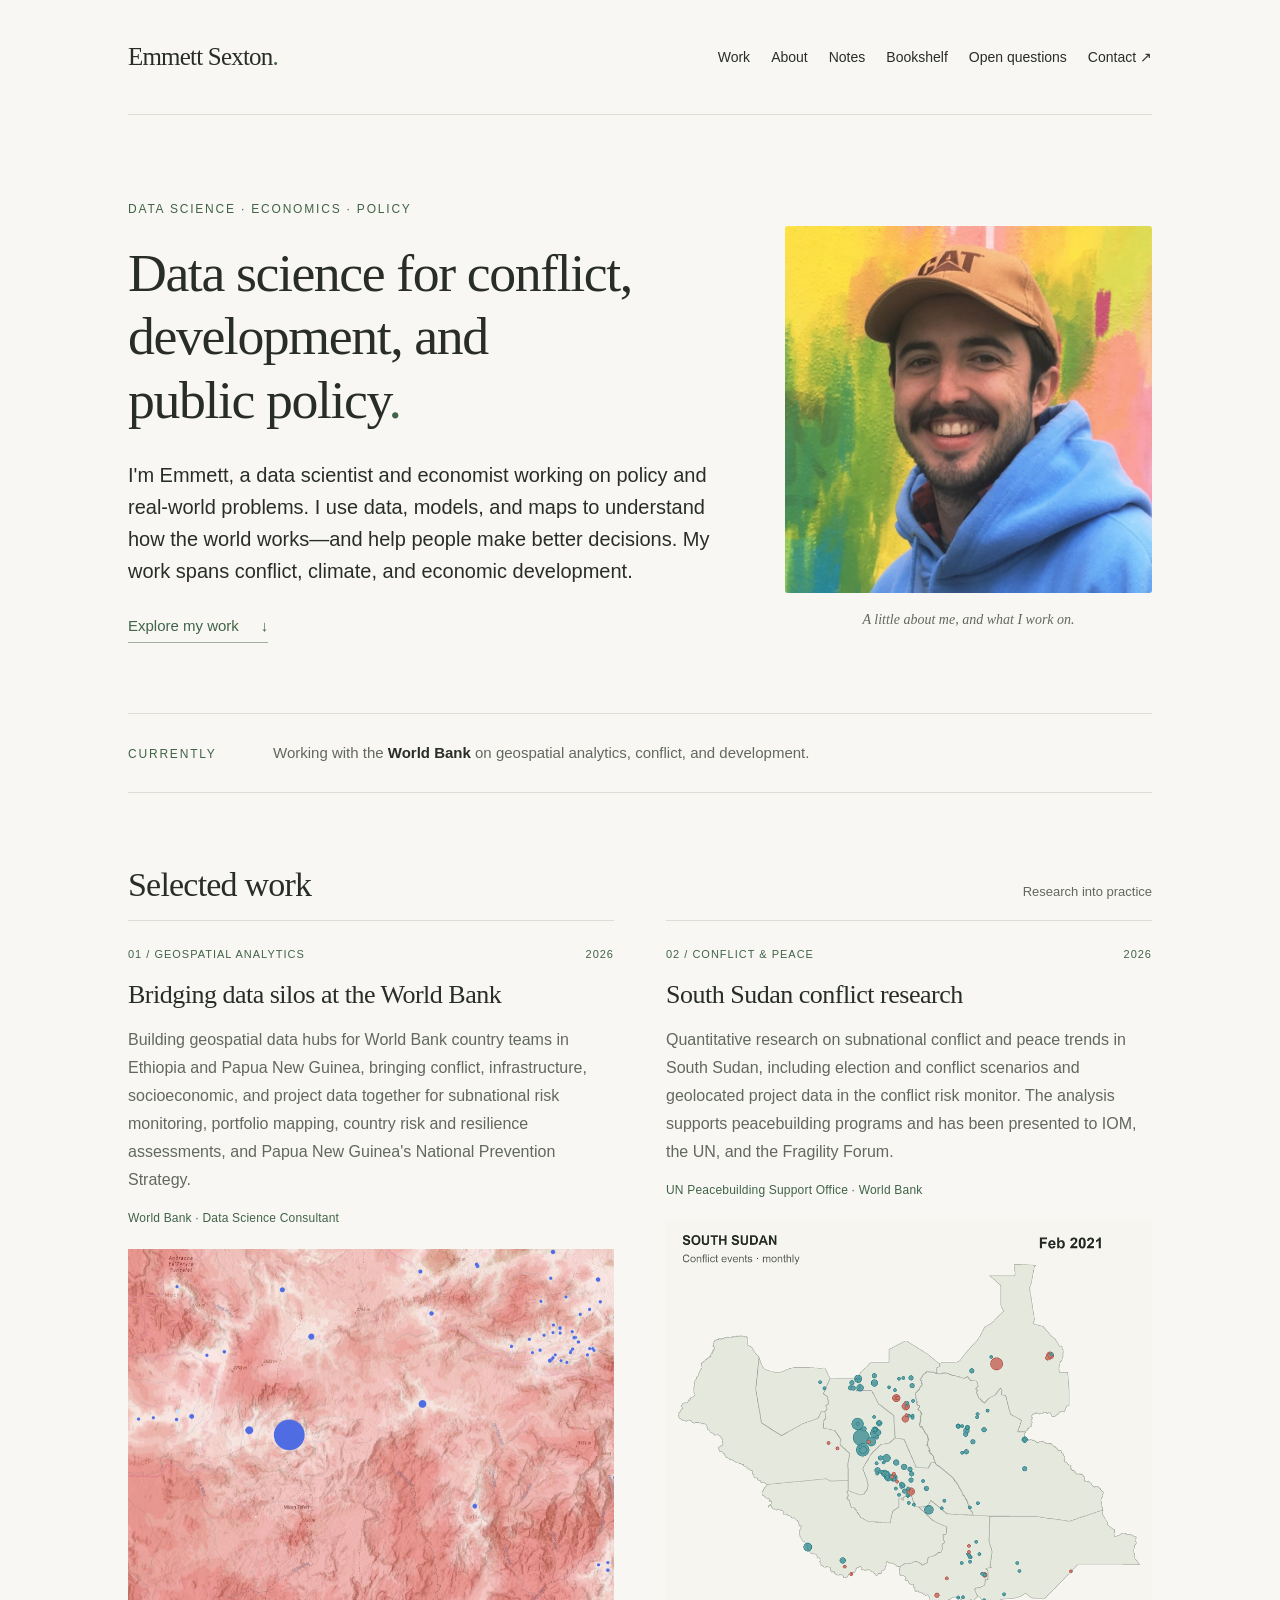
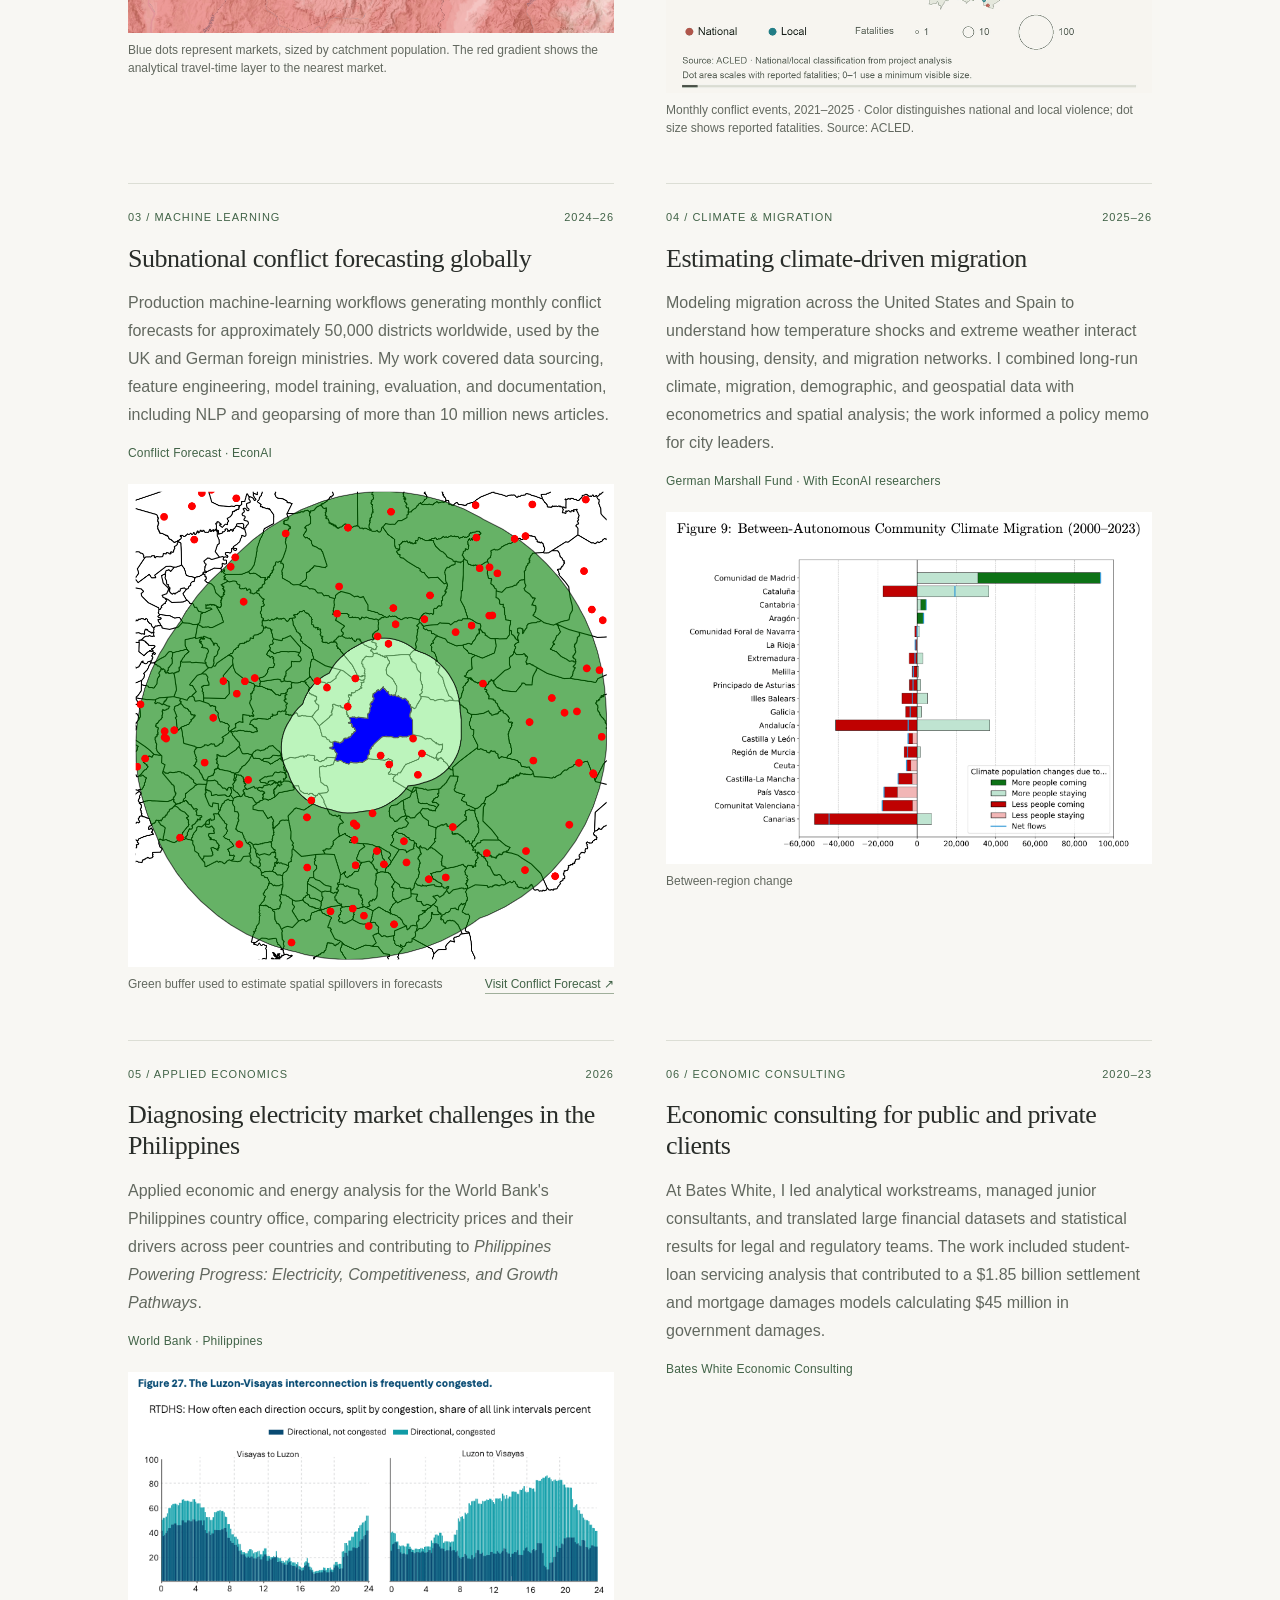
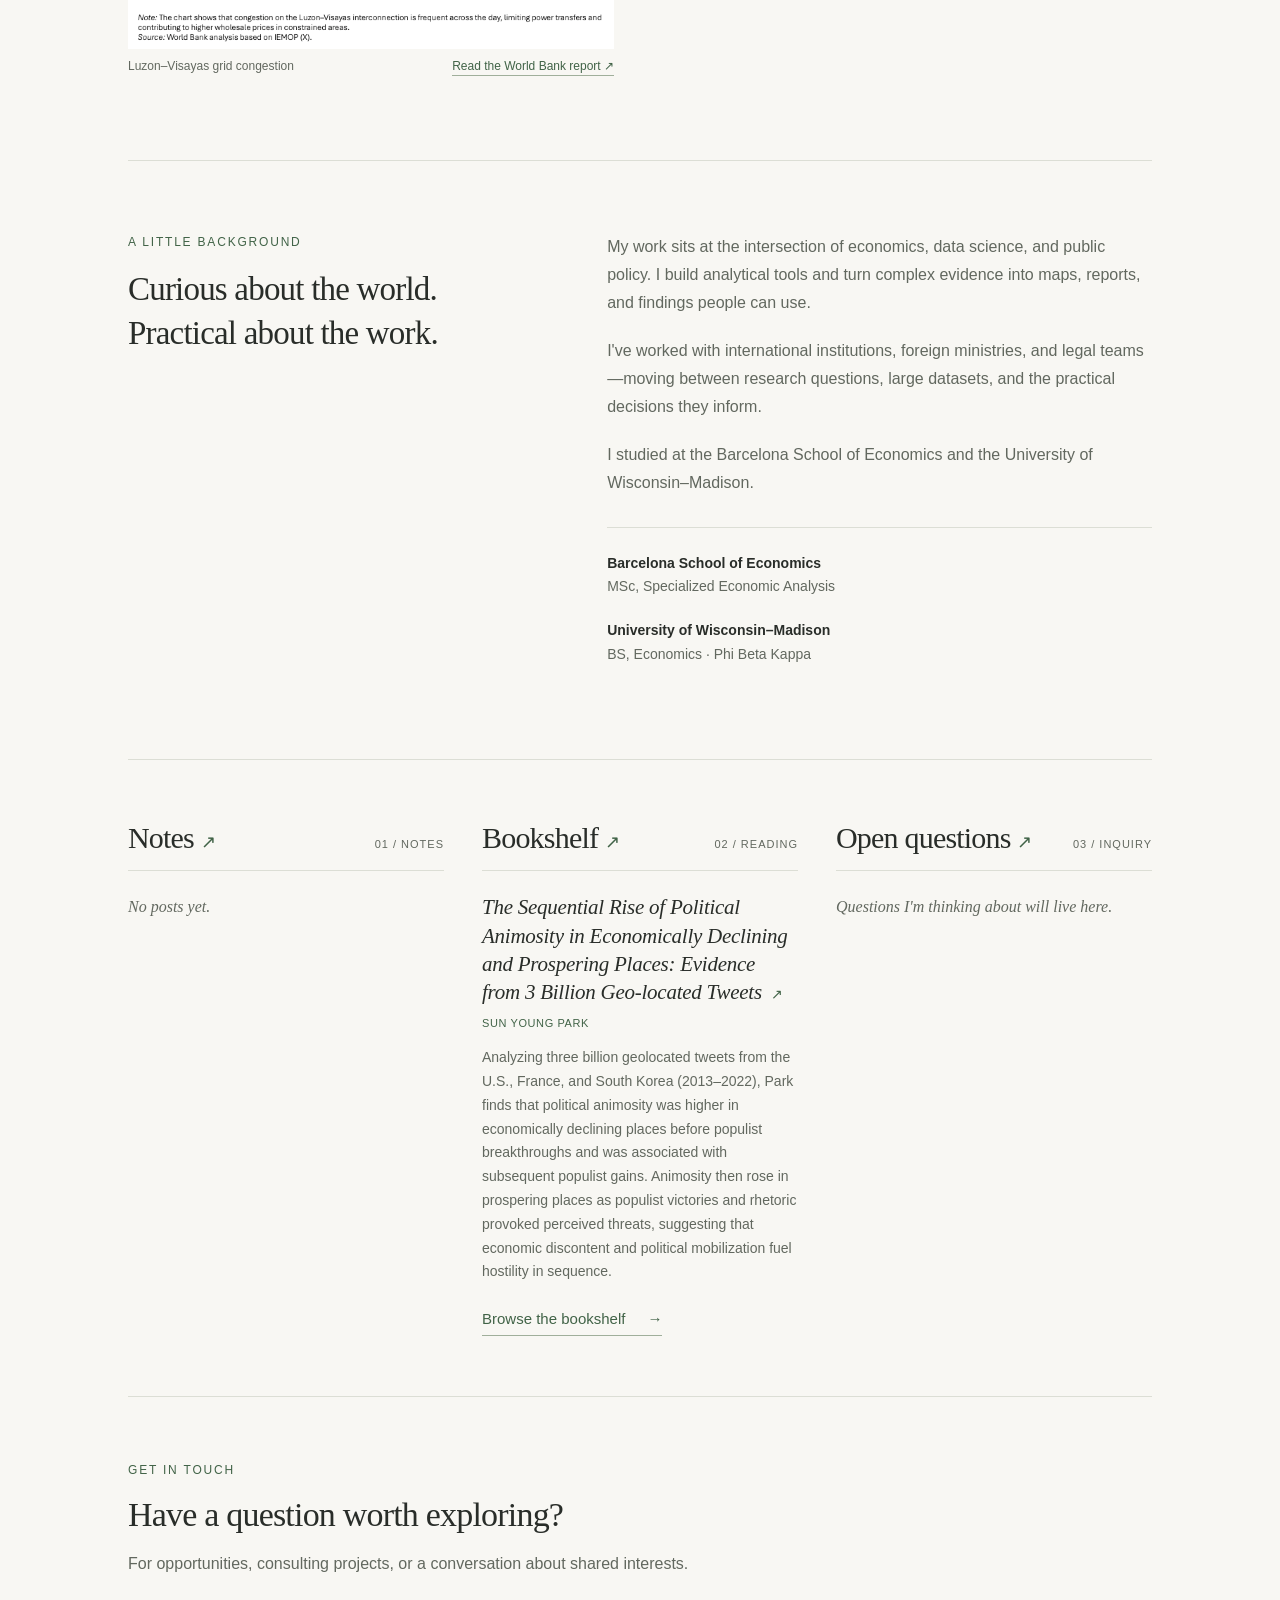
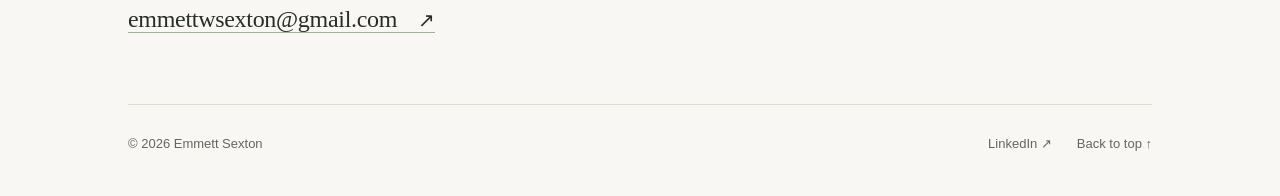
<file: index.html>
<!doctype html>
<html lang="en">
<head>
<meta charset="utf-8">
<meta name="viewport" content="width=device-width, initial-scale=1">
<meta name="description" content="Emmett Sexton is a data scientist and economist working on policy and real-world problems. Selected work in forecasting, geospatial analytics, and economic research.">
<meta name="theme-color" content="#f8f7f3">
<title>Emmett Sexton — Data scientist & economist</title>
<link rel="stylesheet" href="styles.css">
<link rel="stylesheet" href="work.css">
</head>
<body>
<a class="skip" href="#main">Skip to content</a>
<div class="page">
<header><a class="name" href="#">Emmett Sexton<span class="name-dot">.</span></a><nav aria-label="Main navigation"><a href="#work">Work</a><a href="#about">About</a><a href="notes.html">Notes</a><a href="bookshelf.html">Bookshelf</a><a href="questions.html">Open questions</a><a href="#contact">Contact <span aria-hidden="true">↗</span></a></nav></header>
<main id="main">
<section class="intro" aria-labelledby="intro-title">
<div class="intro-copy"><p class="eyebrow">DATA SCIENCE · ECONOMICS · POLICY</p><h1 id="intro-title">Data science for conflict,<br>development, and<br>public policy<span class="accent">.</span></h1><p class="lead">I'm Emmett, a data scientist and economist working on policy and real-world problems. I use data, models, and maps to understand how the world works—and help people make better decisions. My work spans conflict, climate, and economic development.</p><a class="text-link" href="#work">Explore my work <span aria-hidden="true">↓</span></a></div>
<figure class="portrait"><img src="assets/emmett-sexton.png" alt="Emmett smiling in a blue hoodie and tan cap in front of a colorful painted wall" width="800" height="800" fetchpriority="high"><figcaption>A little about me, and what I work on.</figcaption></figure>
</section>
<section class="currently" aria-label="Current work"><span class="eyebrow">CURRENTLY</span><p>Working with the <strong>World Bank</strong> on geospatial analytics, conflict, and development.</p></section>
<section id="work" class="section"><div class="section-heading"><h2>Selected work</h2><span class="aside">Research into practice</span></div>
<div class="projects">
<article class="project"><div class="project-meta"><span>01 / GEOSPATIAL ANALYTICS</span><span>2026</span></div><h3>Bridging data silos at the World Bank</h3><p>Building geospatial data hubs for World Bank country teams in Ethiopia and Papua New Guinea, bringing conflict, infrastructure, socioeconomic, and project data together for subnational risk monitoring, portfolio mapping, country risk and resilience assessments, and Papua New Guinea's National Prevention Strategy.</p><p class="project-credit">World Bank · Data Science Consultant</p><figure class="project-visual"><a class="image-link" href="assets/work/ethiopia-market-access.png" target="_blank" rel="noopener" aria-label="Open the Ethiopia market access map at full size"><img src="assets/work/ethiopia-market-access.png" alt="Ethiopia market access map with blue dots sized by market catchment population and a red gradient showing analytical travel time to the nearest market" width="895" height="708" loading="lazy"></a><figcaption>Blue dots represent markets, sized by catchment population. The red gradient shows the analytical travel-time layer to the nearest market.</figcaption></figure></article>
<article class="project"><div class="project-meta"><span>02 / CONFLICT & PEACE</span><span>2026</span></div><h3>South Sudan conflict research</h3><p>Quantitative research on subnational conflict and peace trends in South Sudan, including election and conflict scenarios and geolocated project data in the conflict risk monitor. The analysis supports peacebuilding programs and has been presented to IOM, the UN, and the Fragility Forum.</p><p class="project-credit">UN Peacebuilding Support Office · World Bank</p><figure class="project-visual"><a class="image-link" href="assets/work/south-sudan-conflict-events.gif" target="_blank" rel="noopener" aria-label="Open the animated South Sudan conflict event map at full size"><picture><source media="(prefers-reduced-motion: reduce)" srcset="assets/work/south-sudan-conflict-events-poster.png"><img src="assets/work/south-sudan-conflict-events.gif" alt="Animated monthly map of South Sudan conflict events, 2021–2025. Red dots indicate national violence and teal dots indicate local violence; dot area scales with reported fatalities." width="900" height="875" loading="lazy"></picture></a><figcaption>Monthly conflict events, 2021–2025 · Color distinguishes national and local violence; dot size shows reported fatalities. Source: ACLED.</figcaption></figure></article>
<article class="project"><div class="project-meta"><span>03 / MACHINE LEARNING</span><span>2024–26</span></div><h3>Subnational conflict forecasting globally</h3><p>Production machine-learning workflows generating monthly conflict forecasts for approximately 50,000 districts worldwide, used by the UK and German foreign ministries. My work covered data sourcing, feature engineering, model training, evaluation, and documentation, including NLP and geoparsing of more than 10 million news articles.</p><p class="project-credit">Conflict Forecast · EconAI</p><figure class="project-visual"><a class="image-link" href="https://conflictforecast.org/" target="_blank" rel="noopener" aria-label="Visit the Conflict Forecast platform"><img src="assets/work/conflict-forecast-spatial-buffer.png" alt="Green spatial buffer used to estimate spatial spillovers in conflict forecasts" width="1919" height="1906" loading="lazy"></a><figcaption><span>Green buffer used to estimate spatial spillovers in forecasts</span><a class="visual-link" href="https://conflictforecast.org/" target="_blank" rel="noopener">Visit Conflict Forecast <span aria-hidden="true">↗</span></a></figcaption></figure></article>
<article class="project"><div class="project-meta"><span>04 / CLIMATE & MIGRATION</span><span>2025–26</span></div><h3>Estimating climate-driven migration</h3><p>Modeling migration across the United States and Spain to understand how temperature shocks and extreme weather interact with housing, density, and migration networks. I combined long-run climate, migration, demographic, and geospatial data with econometrics and spatial analysis; the work informed a policy memo for city leaders.</p><p class="project-credit">German Marshall Fund · With EconAI researchers</p><figure class="project-visual"><a class="image-link" href="assets/work/spain-climate-migration-regions.png" target="_blank" rel="noopener" aria-label="Open the regional climate migration chart at full size"><img src="assets/work/spain-climate-migration-regions.png" alt="Estimated climate-induced population change across Spain's autonomous communities from 2000 to 2023" width="767" height="555" loading="lazy"></a><figcaption>Between-region change</figcaption></figure></article>
<article class="project"><div class="project-meta"><span>05 / APPLIED ECONOMICS</span><span>2026</span></div><h3>Diagnosing electricity market challenges in the Philippines</h3><p>Applied economic and energy analysis for the World Bank's Philippines country office, comparing electricity prices and their drivers across peer countries and contributing to <em>Philippines Powering Progress: Electricity, Competitiveness, and Growth Pathways</em>.</p><p class="project-credit">World Bank · Philippines</p><figure class="project-visual"><a class="image-link" href="https://documents.worldbank.org/en/publication/documents-reports/documentdetail/099080226035594069" target="_blank" rel="noopener" aria-label="Open the World Bank Philippines electricity report"><img src="assets/work/philippines-grid-congestion.png" alt="Chart showing frequent congestion on the Luzon–Visayas electricity interconnection throughout the day" width="691" height="394" loading="lazy"></a><figcaption><span>Luzon–Visayas grid congestion</span><a class="visual-link" href="https://documents.worldbank.org/en/publication/documents-reports/documentdetail/099080226035594069" target="_blank" rel="noopener">Read the World Bank report <span aria-hidden="true">↗</span></a></figcaption></figure></article>
<article class="project"><div class="project-meta"><span>06 / ECONOMIC CONSULTING</span><span>2020–23</span></div><h3>Economic consulting for public and private clients</h3><p>At Bates White, I led analytical workstreams, managed junior consultants, and translated large financial datasets and statistical results for legal and regulatory teams. The work included student-loan servicing analysis that contributed to a $1.85 billion settlement and mortgage damages models calculating $45 million in government damages.</p><p class="project-credit">Bates White Economic Consulting</p></article>
</div></section>
<section id="about" class="section about"><div><p class="eyebrow">A LITTLE BACKGROUND</p><h2>Curious about the world.<br>Practical about the work.</h2></div><div class="about-copy"><p>My work sits at the intersection of economics, data science, and public policy. I build analytical tools and turn complex evidence into maps, reports, and findings people can use.</p><p>I've worked with international institutions, foreign ministries, and legal teams—moving between research questions, large datasets, and the practical decisions they inform.</p><p>I studied at the Barcelona School of Economics and the University of Wisconsin–Madison.</p><div class="education"><div><p><strong>Barcelona School of Economics</strong><br>MSc, Specialized Economic Analysis</p></div><div><p><strong>University of Wisconsin–Madison</strong><br>BS, Economics · Phi Beta Kappa</p></div></div></div></section>
<div class="shelves"><section id="notes" class="shelf"><div class="section-heading"><h2><a href="notes.html">Notes <span class="page-arrow" aria-hidden="true">↗</span></a></h2><span class="aside">01 / NOTES</span></div><p class="empty">No posts yet.</p></section><section id="bookshelf" class="shelf"><div class="section-heading"><h2><a href="bookshelf.html">Bookshelf <span class="page-arrow" aria-hidden="true">↗</span></a></h2><span class="aside">02 / READING</span></div><article class="book-entry"><h3><a href="https://drive.google.com/file/d/1o565LpkcCTs15w26WUc_5hYeRGxbMek4/view" target="_blank" rel="noopener"><em>The Sequential Rise of Political Animosity in Economically Declining and Prospering Places: Evidence from 3 Billion Geo-located Tweets</em> <span aria-hidden="true">↗</span></a></h3><p class="book-meta">Sun Young Park</p><p class="book-summary">Analyzing three billion geolocated tweets from the U.S., France, and South Korea (2013–2022), Park finds that political animosity was higher in economically declining places before populist breakthroughs and was associated with subsequent populist gains. Animosity then rose in prospering places as populist victories and rhetoric provoked perceived threats, suggesting that economic discontent and political mobilization fuel hostility in sequence.</p></article><a class="text-link" href="bookshelf.html">Browse the bookshelf <span aria-hidden="true">→</span></a></section><section id="open-questions" class="shelf"><div class="section-heading"><h2><a href="questions.html">Open questions <span class="page-arrow" aria-hidden="true">↗</span></a></h2><span class="aside">03 / INQUIRY</span></div><p class="empty">Questions I'm thinking about will live here.</p></section></div>
<section id="contact" class="section contact"><p class="eyebrow">GET IN TOUCH</p><h2>Have a question worth exploring?</h2><p>For opportunities, consulting projects, or a conversation about shared interests.</p><a class="email" href="mailto:emmettwsexton@gmail.com">emmettwsexton@gmail.com <span aria-hidden="true">↗</span></a></section>
</main><footer><span>© 2026 Emmett Sexton</span><div><a href="https://www.linkedin.com/in/emmett-sexton/">LinkedIn <span aria-hidden="true">↗</span></a><a href="#">Back to top ↑</a></div></footer>
</div>
</body></html>
</file>
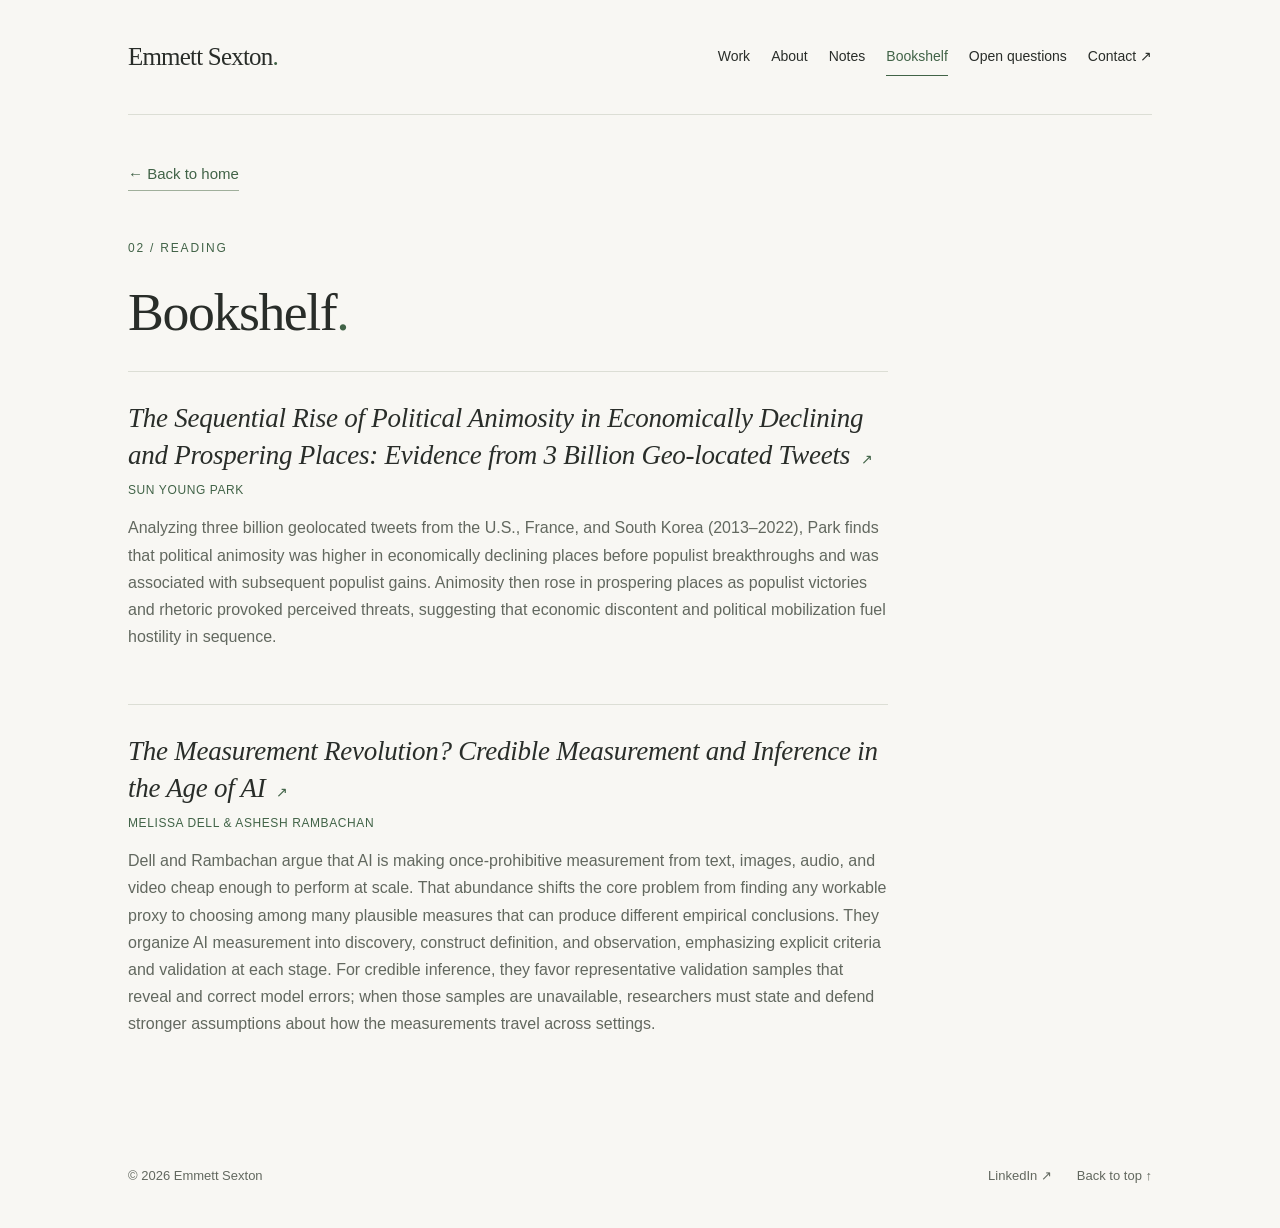
<file: bookshelf.html>
<!doctype html>
<html lang="en">
<head>
<meta charset="utf-8">
<meta name="viewport" content="width=device-width, initial-scale=1">
<meta name="description" content="Papers and reading, with concise summaries by Emmett Sexton.">
<meta name="theme-color" content="#f8f7f3">
<title>Bookshelf — Emmett Sexton</title>
<link rel="stylesheet" href="styles.css">
</head>
<body>
<a class="skip" href="#main">Skip to content</a>
<div class="page">
<header><a class="name" href="index.html">Emmett Sexton<span class="name-dot">.</span></a><nav aria-label="Main navigation"><a href="index.html#work">Work</a><a href="index.html#about">About</a><a href="notes.html">Notes</a><a href="bookshelf.html" aria-current="page">Bookshelf</a><a href="questions.html">Open questions</a><a href="index.html#contact">Contact <span aria-hidden="true">↗</span></a></nav></header>
<main id="main" class="collection-page">
<a class="text-link" href="index.html">← Back to home</a>
<section aria-labelledby="page-title">
<p class="eyebrow">02 / READING</p>
<h1 id="page-title">Bookshelf<span class="accent">.</span></h1>
<article class="book-entry"><h3><a href="https://drive.google.com/file/d/1o565LpkcCTs15w26WUc_5hYeRGxbMek4/view" target="_blank" rel="noopener"><em>The Sequential Rise of Political Animosity in Economically Declining and Prospering Places: Evidence from 3 Billion Geo-located Tweets</em> <span aria-hidden="true">↗</span></a></h3><p class="book-meta">Sun Young Park</p><p class="book-summary">Analyzing three billion geolocated tweets from the U.S., France, and South Korea (2013–2022), Park finds that political animosity was higher in economically declining places before populist breakthroughs and was associated with subsequent populist gains. Animosity then rose in prospering places as populist victories and rhetoric provoked perceived threats, suggesting that economic discontent and political mobilization fuel hostility in sequence.</p></article><article class="book-entry"><h3><a href="https://arxiv.org/pdf/2608.23524" target="_blank" rel="noopener"><em>The Measurement Revolution? Credible Measurement and Inference in the Age of AI</em> <span aria-hidden="true">↗</span></a></h3><p class="book-meta">Melissa Dell &amp; Ashesh Rambachan</p><p class="book-summary">Dell and Rambachan argue that AI is making once-prohibitive measurement from text, images, audio, and video cheap enough to perform at scale. That abundance shifts the core problem from finding any workable proxy to choosing among many plausible measures that can produce different empirical conclusions. They organize AI measurement into discovery, construct definition, and observation, emphasizing explicit criteria and validation at each stage. For credible inference, they favor representative validation samples that reveal and correct model errors; when those samples are unavailable, researchers must state and defend stronger assumptions about how the measurements travel across settings.</p></article>
</section>
</main>
<footer><span>© 2026 Emmett Sexton</span><div><a href="https://www.linkedin.com/in/emmett-sexton/">LinkedIn <span aria-hidden="true">↗</span></a><a href="#">Back to top ↑</a></div></footer>
</div>
</body>
</html>
</file>
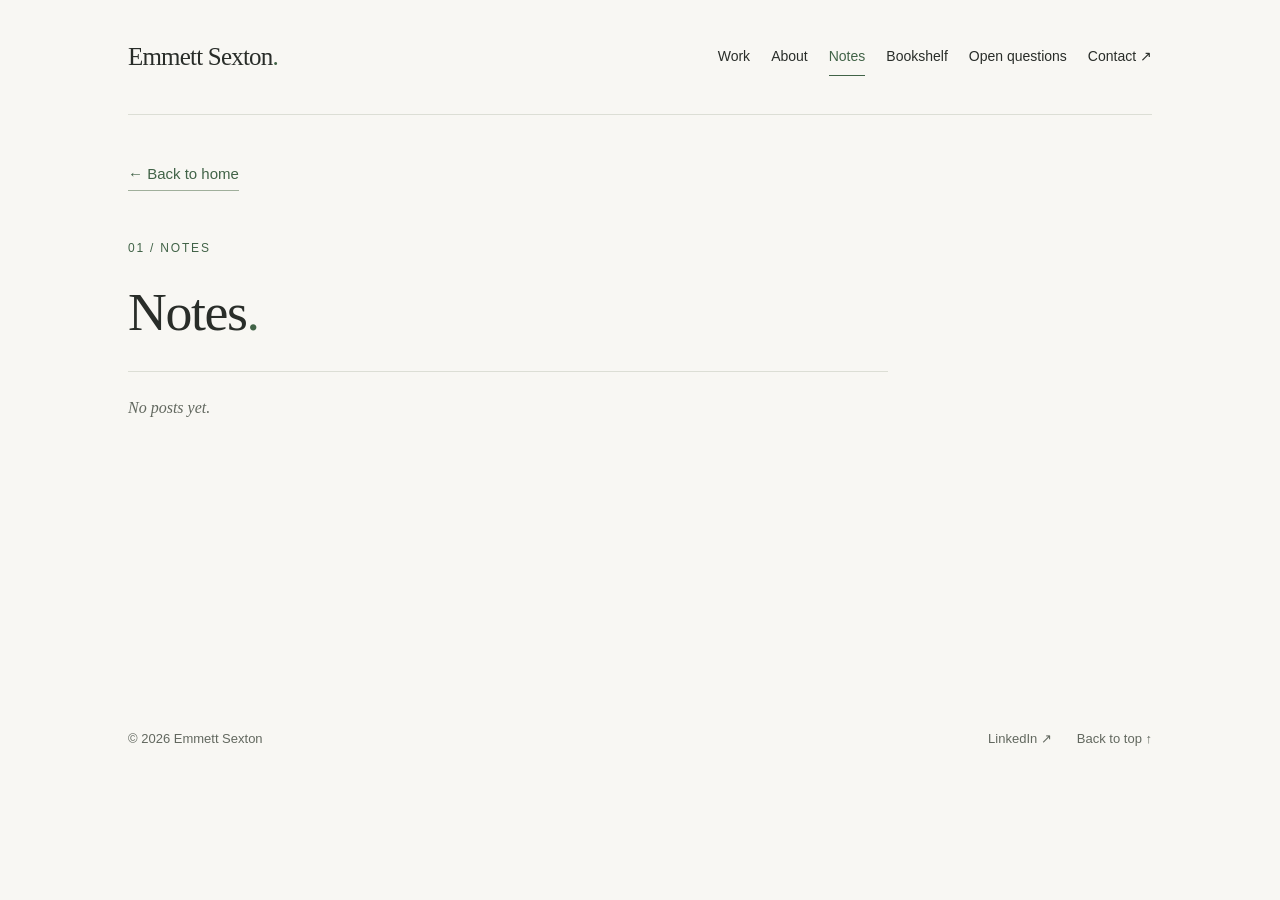
<file: notes.html>
<!doctype html>
<html lang="en">
<head>
<meta charset="utf-8">
<meta name="viewport" content="width=device-width, initial-scale=1">
<meta name="description" content="Notes by Emmett Sexton.">
<meta name="theme-color" content="#f8f7f3">
<title>Notes — Emmett Sexton</title>
<link rel="stylesheet" href="styles.css">
</head>
<body>
<a class="skip" href="#main">Skip to content</a>
<div class="page">
<header><a class="name" href="index.html">Emmett Sexton<span class="name-dot">.</span></a><nav aria-label="Main navigation"><a href="index.html#work">Work</a><a href="index.html#about">About</a><a href="notes.html" aria-current="page">Notes</a><a href="bookshelf.html">Bookshelf</a><a href="questions.html">Open questions</a><a href="index.html#contact">Contact <span aria-hidden="true">↗</span></a></nav></header>
<main id="main" class="collection-page">
<a class="text-link" href="index.html">← Back to home</a>
<section aria-labelledby="page-title">
<p class="eyebrow">01 / NOTES</p>
<h1 id="page-title">Notes<span class="accent">.</span></h1>
<p class="empty">No posts yet.</p>
</section>
</main>
<footer><span>© 2026 Emmett Sexton</span><div><a href="https://www.linkedin.com/in/emmett-sexton/">LinkedIn <span aria-hidden="true">↗</span></a><a href="#">Back to top ↑</a></div></footer>
</div>
</body>
</html>
</file>
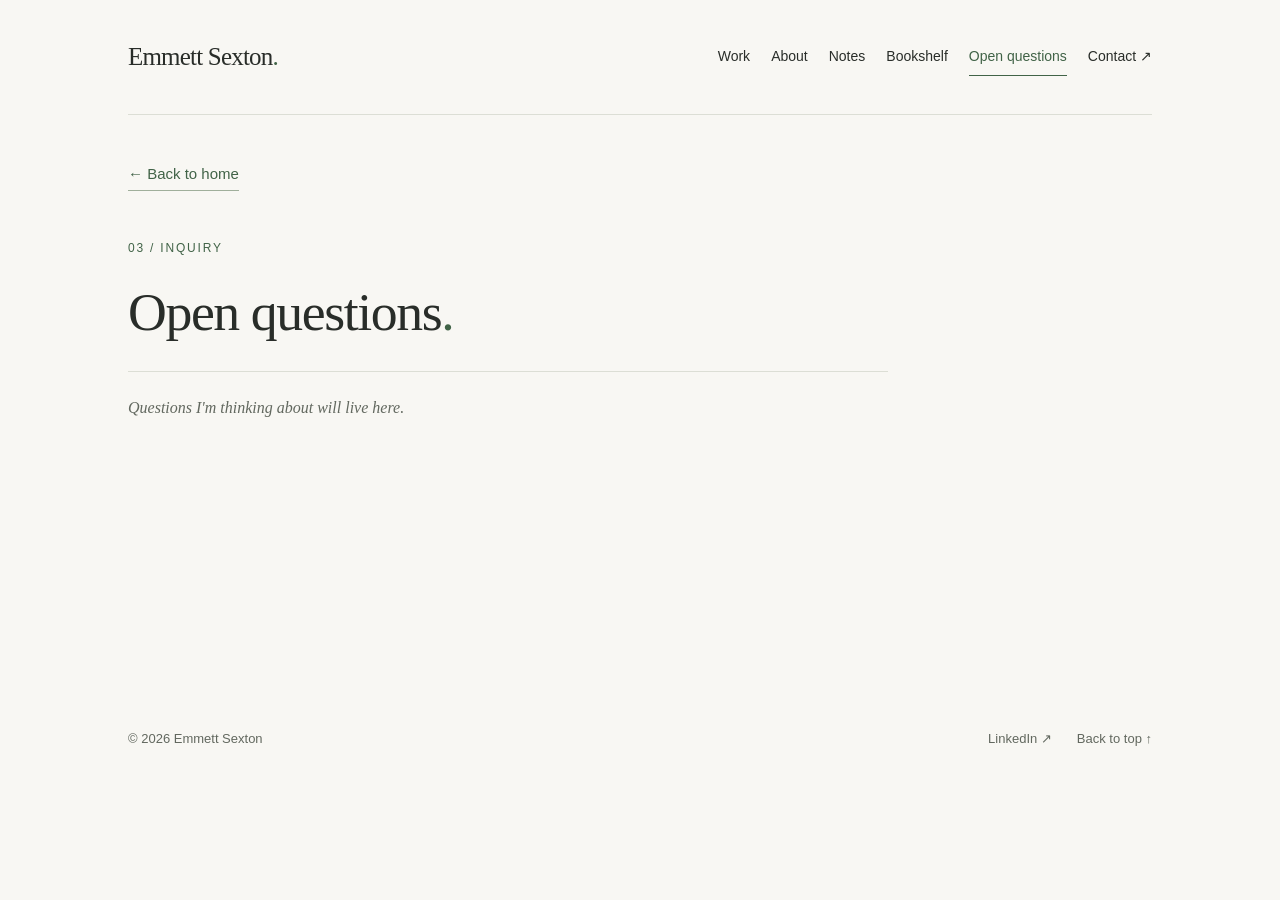
<file: questions.html>
<!doctype html>
<html lang="en">
<head>
<meta charset="utf-8">
<meta name="viewport" content="width=device-width, initial-scale=1">
<meta name="description" content="Open questions Emmett Sexton is thinking about.">
<meta name="theme-color" content="#f8f7f3">
<title>Open questions — Emmett Sexton</title>
<link rel="stylesheet" href="styles.css">
</head>
<body>
<a class="skip" href="#main">Skip to content</a>
<div class="page">
<header><a class="name" href="index.html">Emmett Sexton<span class="name-dot">.</span></a><nav aria-label="Main navigation"><a href="index.html#work">Work</a><a href="index.html#about">About</a><a href="notes.html">Notes</a><a href="bookshelf.html">Bookshelf</a><a href="questions.html" aria-current="page">Open questions</a><a href="index.html#contact">Contact <span aria-hidden="true">↗</span></a></nav></header>
<main id="main" class="collection-page">
<a class="text-link" href="index.html">← Back to home</a>
<section aria-labelledby="page-title">
<p class="eyebrow">03 / INQUIRY</p>
<h1 id="page-title">Open questions<span class="accent">.</span></h1>
<p class="empty">Questions I'm thinking about will live here.</p>
</section>
</main>
<footer><span>© 2026 Emmett Sexton</span><div><a href="https://www.linkedin.com/in/emmett-sexton/">LinkedIn <span aria-hidden="true">↗</span></a><a href="#">Back to top ↑</a></div></footer>
</div>
</body>
</html>
</file>
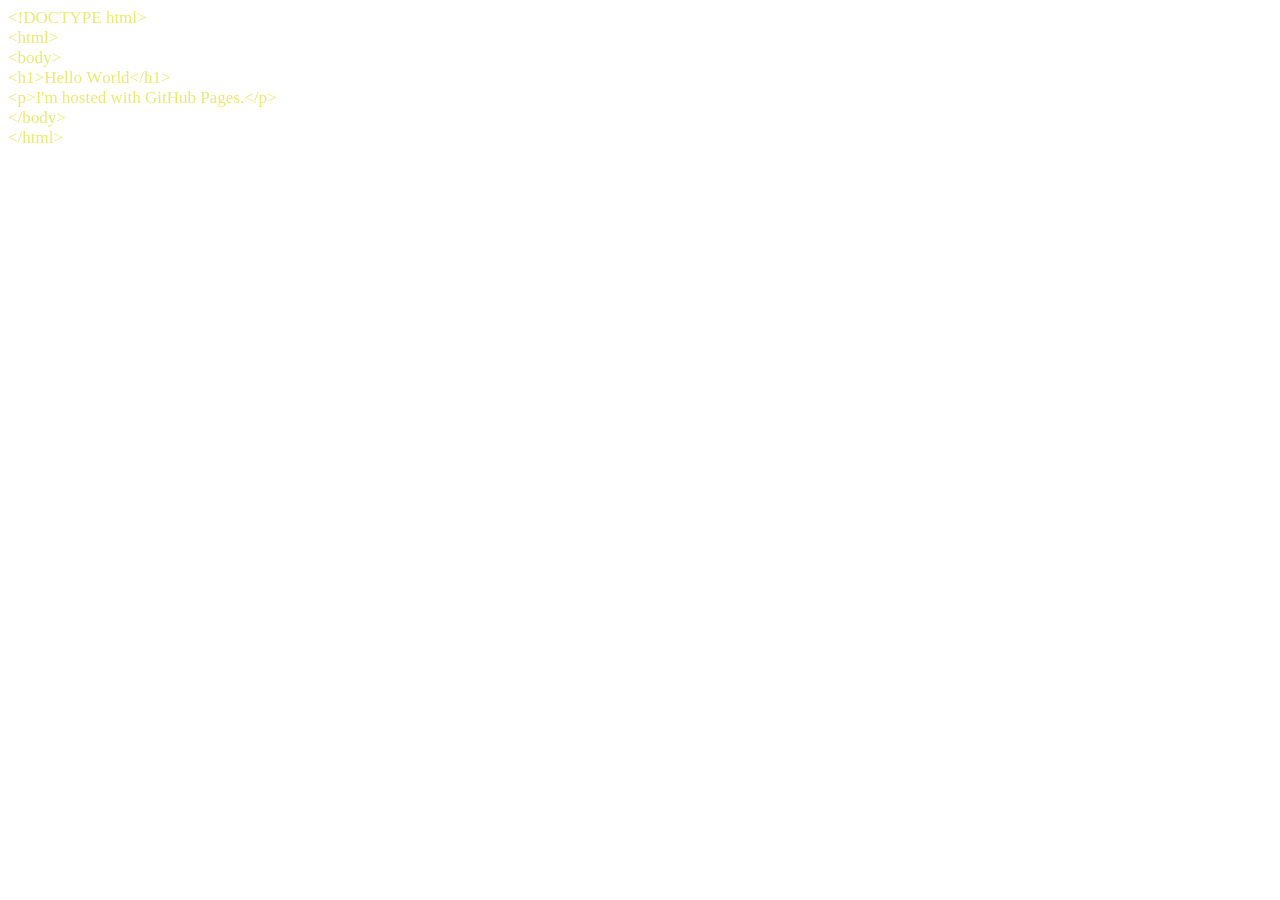
<file: Untitled.html>
<!DOCTYPE html PUBLIC "-//W3C//DTD HTML 4.01//EN" "http://www.w3.org/TR/html4/strict.dtd">
<html>
<head>
  <meta http-equiv="Content-Type" content="text/html; charset=utf-8">
  <meta http-equiv="Content-Style-Type" content="text/css">
  <title></title>
  <meta name="Generator" content="Cocoa HTML Writer">
  <meta name="CocoaVersion" content="2487.3">
  <style type="text/css">
    p.p1 {margin: 0.0px 0.0px 0.0px 0.0px; font: 17.0px Times; color: #eae96f; -webkit-text-stroke: #eae96f}
    span.s1 {font-kerning: none}
  </style>
</head>
<body>
<p class="p1"><span class="s1">&lt;!DOCTYPE html&gt;</span></p>
<p class="p1"><span class="s1">&lt;html&gt;</span></p>
<p class="p1"><span class="s1">&lt;body&gt;</span></p>
<p class="p1"><span class="s1">&lt;h1&gt;Hello World&lt;/h1&gt;</span></p>
<p class="p1"><span class="s1">&lt;p&gt;I'm hosted with GitHub Pages.&lt;/p&gt;</span></p>
<p class="p1"><span class="s1">&lt;/body&gt;</span></p>
<p class="p1"><span class="s1">&lt;/html&gt;</span></p>
</body>
</html>
</file>
<file: styles.css>
:root{color-scheme:light;--paper:#f8f7f3;--ink:#292d29;--muted:#62685f;--green:#416347;--line:#dcded5;--soft:#eeefe8}*{box-sizing:border-box}html{scroll-behavior:smooth;scroll-padding-top:35px}body{margin:0;background:var(--paper);color:var(--ink);font:17px/1.75 -apple-system,BlinkMacSystemFont,"Segoe UI",sans-serif;-webkit-font-smoothing:antialiased}.page{max-width:1120px;margin:auto;padding:0 48px}a{color:inherit;text-decoration:none}a:hover{color:var(--green)}a:focus-visible{outline:2px solid var(--green);outline-offset:6px}.skip{position:absolute;top:-100px;left:16px;background:var(--paper);padding:12px;z-index:2}.skip:focus{top:10px}header{display:flex;align-items:center;justify-content:space-between;gap:24px;padding:35px 0;border-bottom:1px solid var(--line)}.name{font-family:Georgia,serif;font-size:25px;letter-spacing:-.8px}.name-dot{color:var(--green)}nav{display:flex;gap:21px;font-size:14px}nav a{padding:6px 0;white-space:nowrap}.intro{display:grid;grid-template-columns:1.6fr 1fr;gap:70px;align-items:center;padding:85px 0 70px}.eyebrow{font:500 12px/1.5 -apple-system,BlinkMacSystemFont,"Segoe UI",sans-serif;letter-spacing:1.8px;color:var(--green);margin:0 0 24px}h1,h2,h3{font-family:Georgia,"Times New Roman",serif;font-weight:400;line-height:1.18;letter-spacing:-1.4px}h1{font-size:clamp(36px,4.2vw,54px);margin:0 0 27px}.accent{color:var(--green)}p{margin:0 0 20px}.lead{font-size:20px;line-height:1.6}.intro-copy>p:not(.eyebrow):not(.lead){color:var(--muted);max-width:490px}.text-link{display:inline-flex;gap:22px;align-items:center;font-size:15px;color:var(--green);border-bottom:1px solid #a0af9b;padding-bottom:3px;margin-top:6px}.portrait{margin:15px 0 0;transform:none}.portrait img{display:block;width:100%;height:auto;aspect-ratio:1;object-fit:cover;border-radius:3px}.portrait figcaption{font-family:Georgia,serif;font-size:14px;font-style:italic;text-align:center;color:var(--muted);margin-top:15px;transform:none}.currently{display:grid;grid-template-columns:125px 1fr;gap:20px;padding:26px 0;border-top:1px solid var(--line);border-bottom:1px solid var(--line);align-items:baseline}.currently .eyebrow{margin:0}.currently p{font-size:15px;line-height:1.7;margin:0;color:var(--muted)}strong{font-weight:550;color:var(--ink)}.section{padding:72px 0;border-bottom:1px solid var(--line)}.section-heading{display:flex;justify-content:space-between;align-items:baseline;gap:16px}h2{font-size:34px;margin:0 0 15px;letter-spacing:-.8px}.aside{font-size:13px;color:var(--muted)}.section-intro{color:var(--muted);font-size:16px;margin-bottom:34px}.projects{display:grid;grid-template-columns:1fr 1fr;column-gap:52px;row-gap:34px}.project{border-top:1px solid var(--line);padding-top:24px}.project-meta{display:flex;justify-content:space-between;gap:10px;color:var(--green);font-size:11px;letter-spacing:1px;margin-bottom:16px}.project h3{font-size:26px;letter-spacing:-.5px;margin:0 0 15px}.project>p{font-size:16px;color:var(--muted);line-height:1.75;margin-bottom:15px}.project>.project-credit{font-size:12px;line-height:1.5;color:var(--green);letter-spacing:.2px}.about{display:grid;grid-template-columns:1fr 1.3fr;gap:60px}.about h2{font-size:33px;line-height:1.35}.about .eyebrow{margin-bottom:16px}.about-copy{font-size:16px;color:var(--muted)}.education{margin-top:30px;border-top:1px solid var(--line);padding-top:24px}.education>div{display:flex;gap:24px}.education p{font-size:14px;line-height:1.7}.shelves{display:grid;grid-template-columns:repeat(3,1fr);gap:38px;padding:60px 0;border-bottom:1px solid var(--line)}.shelf h2{font-size:30px}.shelf .aside{font-size:11px;letter-spacing:1px}.empty,.book-entry{padding-top:22px;border-top:1px solid var(--line)}.empty{font-family:Georgia,serif;font-style:italic;color:var(--muted);font-size:16px;margin-bottom:0}.book-entry h3{font-size:21px;line-height:1.35;letter-spacing:-.25px;margin:0 0 8px}.book-entry h3 span{font-family:-apple-system,BlinkMacSystemFont,"Segoe UI",sans-serif;font-size:14px;color:var(--green);margin-left:4px}.book-meta{font-size:11px;line-height:1.5;letter-spacing:.6px;text-transform:uppercase;color:var(--green);margin-bottom:15px}.book-summary{font-size:14px;line-height:1.7;color:var(--muted);margin-bottom:0}.contact{padding:64px 0}.contact .eyebrow{margin-bottom:16px}.contact p:not(.eyebrow){color:var(--muted);font-size:16px}.email{font-family:Georgia,serif;font-size:24px;letter-spacing:-.3px;border-bottom:1px solid #a0af9b;overflow-wrap:anywhere}.email span{font-family:Arial,sans-serif;font-size:20px;margin-left:15px}footer{display:flex;justify-content:space-between;gap:20px;padding:28px 0 40px;font-size:13px;color:var(--muted)}footer div{display:flex;gap:25px}@media(min-width:1500px){.intro{padding-top:100px;padding-bottom:85px}}@media(max-width:860px){header{align-items:flex-start;flex-direction:column}nav{gap:20px;flex-wrap:wrap}}@media(max-width:760px){.page{padding:0 25px}header{padding:23px 0;gap:14px}nav{gap:8px 20px}.intro{grid-template-columns:1fr;gap:36px;padding:48px 0}.intro-copy{max-width:550px}.portrait{width:225px;justify-self:start;margin:0 0 0 5px}.portrait figcaption{font-size:12px}h1{font-size:43px}.currently{grid-template-columns:1fr;gap:10px}.projects{grid-template-columns:1fr;gap:30px}.section{padding:48px 0}.about{grid-template-columns:1fr;gap:18px}.shelves{grid-template-columns:1fr;gap:38px;padding:42px 0}.shelf .section-heading{display:flex}.shelf .aside{display:block}.section-heading>.aside{display:none}.email{font-size:20px}footer{flex-wrap:wrap}}@media(prefers-reduced-motion:reduce){html{scroll-behavior:auto}}

.page-arrow{font-family:Arial,sans-serif;font-size:18px;color:var(--green)}nav a[aria-current="page"]{color:var(--green);border-bottom:1px solid var(--green)}.collection-page{max-width:760px;min-height:65vh;padding:40px 0 72px}.collection-page>section{margin-top:48px}.collection-page .book-entry{padding:28px 0;margin-top:26px}.collection-page .book-entry h3{font-size:27px}.collection-page .book-summary{font-size:16px}.collection-page .book-meta{font-size:12px}.shelf>.text-link{margin-top:22px}@media(max-width:760px){.collection-page{padding:28px 0 48px}.collection-page>section{margin-top:36px}.collection-page .book-entry h3{font-size:24px}}
</file>
<file: work.css>
.project-visual {
  margin: 22px 0 12px;
}

.image-link {
  display: block;
  overflow: hidden;
  line-height: 0;
}

.image-link img {
  display: block;
  width: 100%;
  height: auto;
  transition: opacity .2s;
}

.image-link:hover img {
  opacity: .88;
}

.image-link:focus-visible {
  outline: 2px solid var(--green);
  outline-offset: 4px;
}

.project-visual figcaption {
  display: flex;
  justify-content: space-between;
  gap: 12px;
  margin-top: 8px;
  color: var(--muted);
  font-size: 12px;
  line-height: 1.5;
}

.visual-link {
  color: var(--green);
  border-bottom: 1px solid #a0af9b;
  white-space: nowrap;
}

.project-visuals {
  display: grid;
  grid-template-columns: 1fr 1fr;
  gap: 12px;
}

.project-visuals .project-visual {
  margin-bottom: 12px;
}

.project-visuals figcaption {
  display: block;
}

@media (max-width: 760px) {
  h1 {
    font-size: 40px;
  }
}

@media (max-width: 430px) {
  .project-visual figcaption {
    display: block;
  }

  .visual-link {
    display: inline-block;
    margin-top: 5px;
    white-space: normal;
  }
}

@media (prefers-reduced-motion: reduce) {
  .image-link img {
    transition: none;
  }
}
</file>
